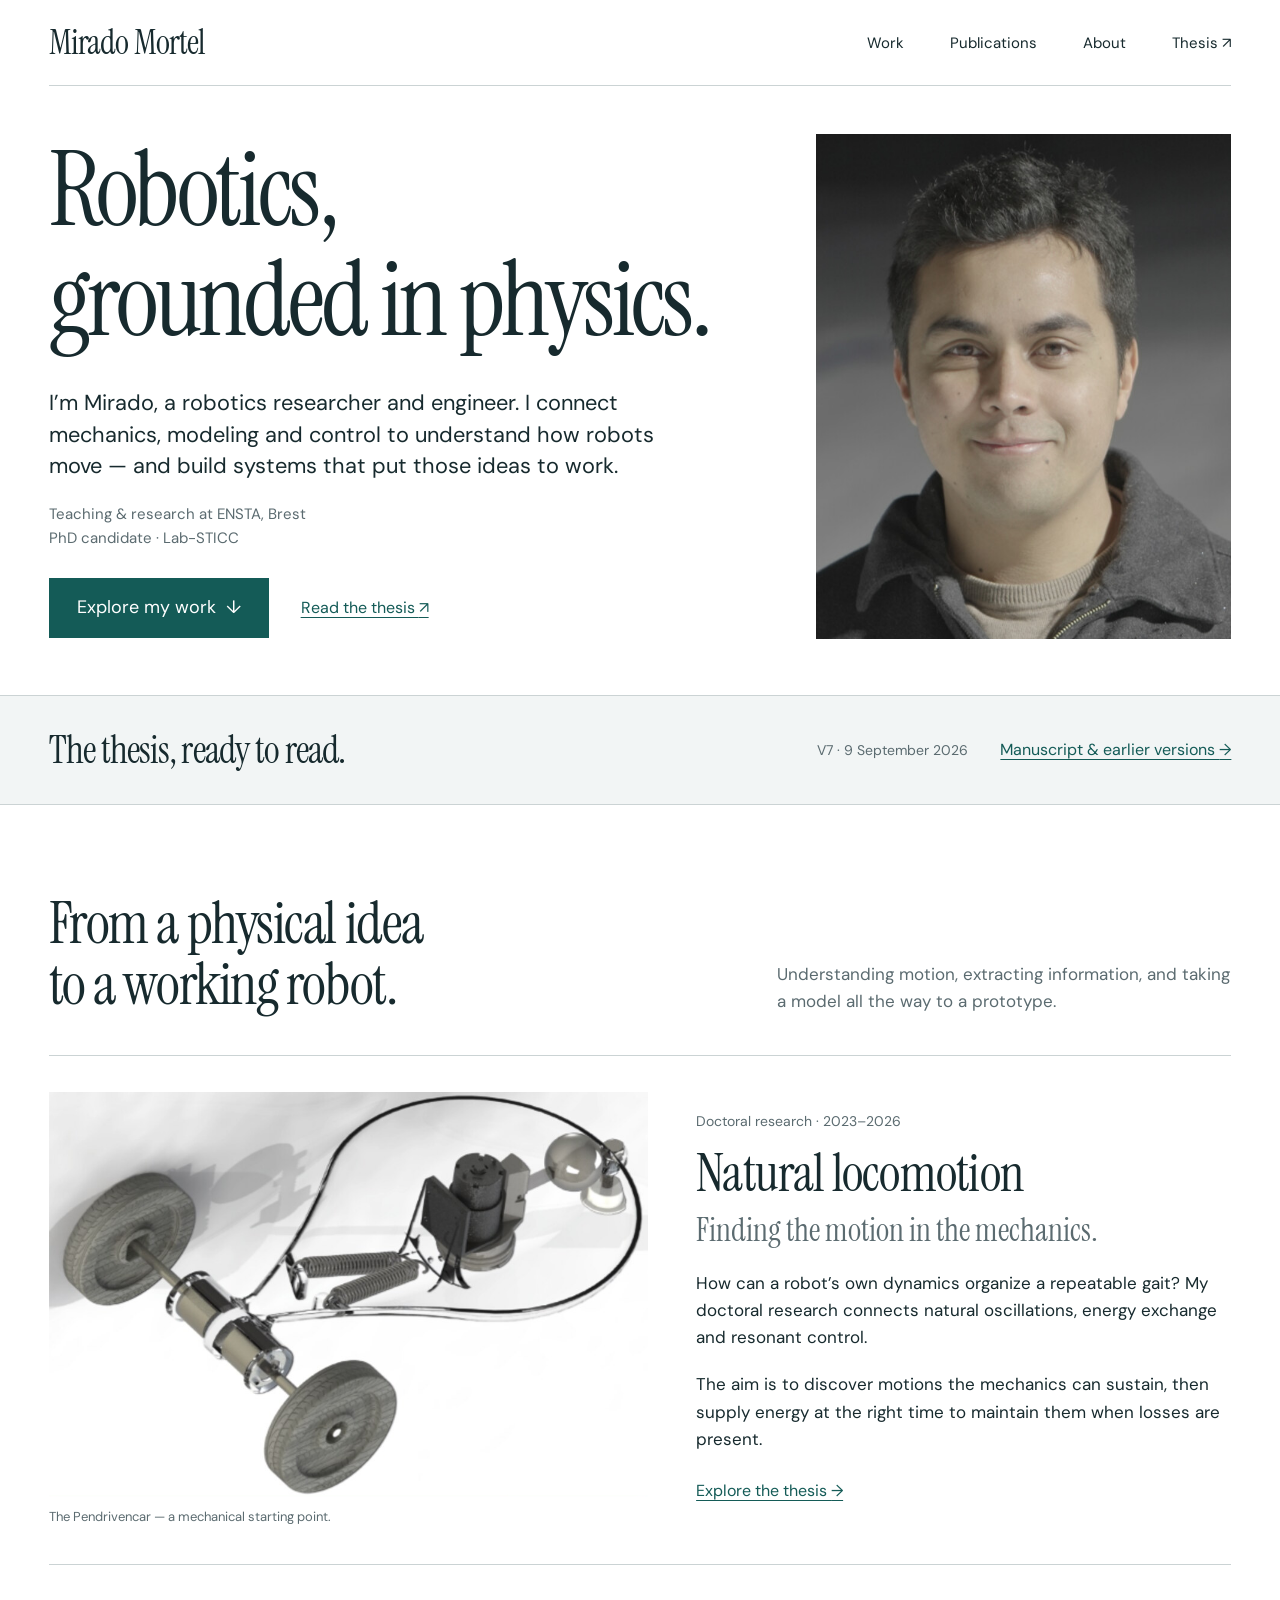
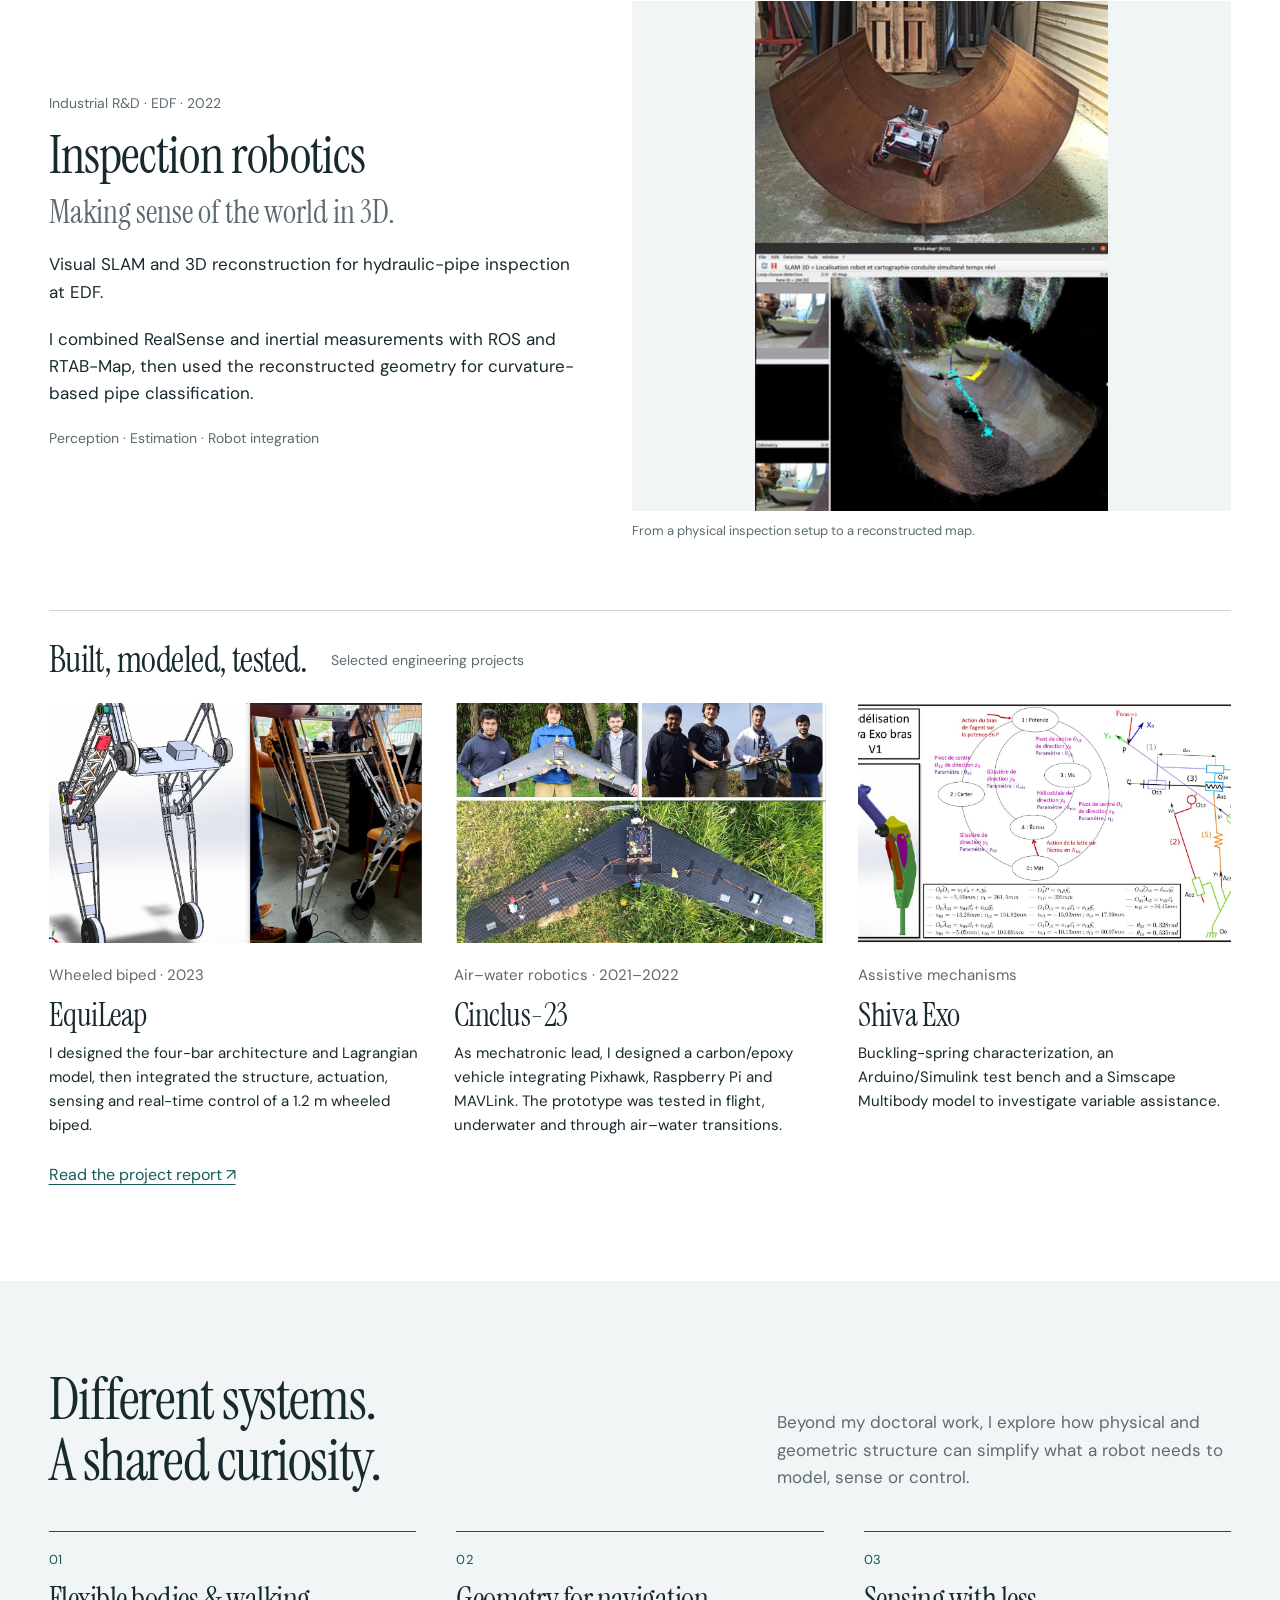
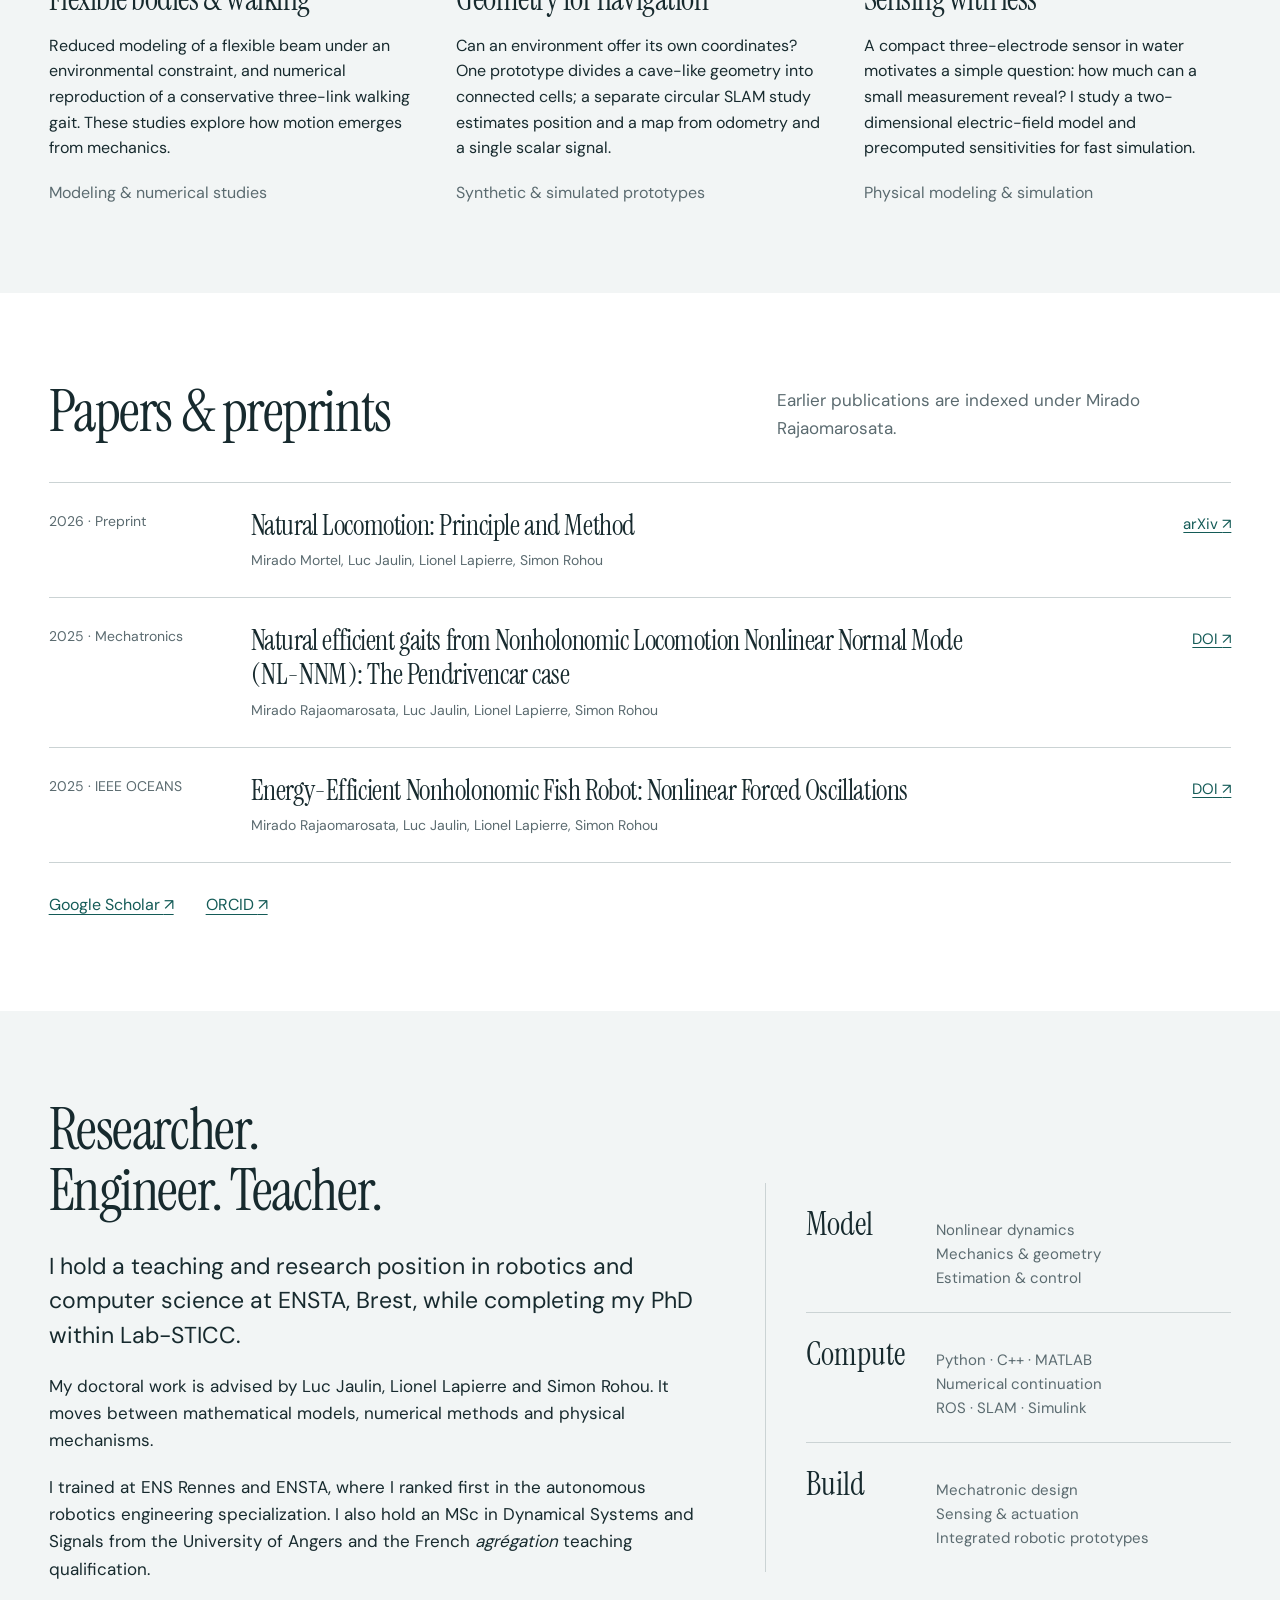
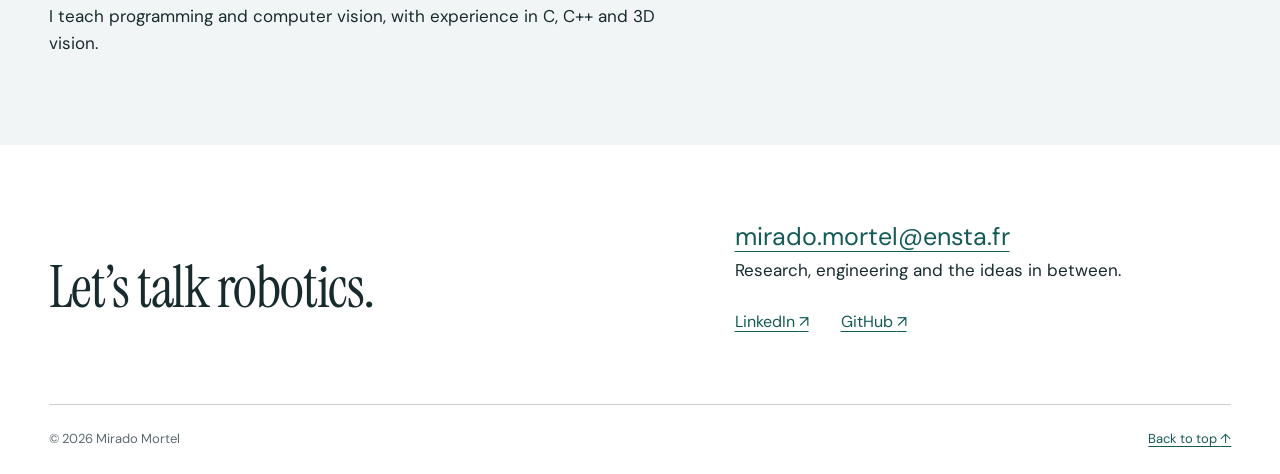
<file: index.html>
<!doctype html>
<html lang="en">
<head>
<meta charset="utf-8">
<meta name="viewport" content="width=device-width, initial-scale=1">
<meta name="theme-color" content="#ffffff">
<meta name="description" content="Mirado Mortel — robotics researcher, engineer and teacher at ENSTA, Brest. Natural locomotion, nonlinear dynamics, control, sensing and robotic prototypes.">
<meta property="og:title" content="Mirado Mortel — Robotics, grounded in physics.">
<meta property="og:description" content="Research, engineering projects and the latest doctoral manuscript on natural locomotion.">
<meta property="og:image" content="https://rajaommi.github.io/assets/profile.jpg">
<meta property="og:url" content="https://rajaommi.github.io/">
<title>Mirado Mortel — Robotics Researcher &amp; Engineer</title>
<link rel="canonical" href="https://rajaommi.github.io/">
<link rel="icon" href="assets/profile.jpg" type="image/jpeg">
<link rel="preload" href="assets/fonts/instrument-serif.ttf" as="font" type="font/ttf" crossorigin>
<link rel="stylesheet" href="styles.css?v=20260909">
<script src="site.js?v=20260909" defer></script>
</head>
<body>
<a class="skip-link" href="#main">Skip to content</a>
<header class="site-header"><div class="shell header-inner">
<a class="brand" href="index.html" aria-label="Mirado Mortel, home">Mirado Mortel</a>
<button class="nav-toggle" data-nav-toggle type="button" aria-expanded="false" aria-controls="site-nav">Menu</button>
<nav id="site-nav" class="site-nav" data-nav aria-label="Main navigation"><a href="#work">Work</a><a href="#publications">Publications</a><a href="#about">About</a><a href="thesis.html">Thesis <span aria-hidden="true">↗</span></a></nav>
</div></header>
<main id="main">
<section id="top" class="shell hero">
<div class="hero-copy">
<h1>Robotics,<br>grounded in physics.</h1>
<p class="hero-intro">I’m Mirado, a robotics researcher and engineer. I connect mechanics, modeling and control to understand how robots move — and build systems that put those ideas to work.</p>
<p class="muted hero-affiliation">Teaching &amp; research at ENSTA, Brest<br>PhD candidate · Lab-STICC</p>
<div class="actions"><a class="button" href="#work">Explore my work <span aria-hidden="true">↓</span></a><a class="text-link" href="thesis.html">Read the thesis <span aria-hidden="true">↗</span></a></div>
</div>
<figure class="portrait"><img src="assets/profile.jpg" width="540" height="657" alt="Mirado Mortel" fetchpriority="high"></figure>
</section>
<aside class="thesis-notice" aria-label="Latest doctoral manuscript"><div class="shell notice-inner"><p>The thesis, ready to read.</p><span>V7 · 9 September 2026</span><a class="text-link" href="thesis.html#manuscript">Manuscript &amp; earlier versions <span aria-hidden="true">→</span></a></div></aside>
<section id="work" class="shell section work-section">
<span id="research" class="anchor-alias"></span>
<div class="section-heading"><h2>From a physical idea<br>to a working robot.</h2><p>Understanding motion, extracting information, and taking a model all the way to a prototype.</p></div>
<article class="project-feature" id="natural-locomotion">
<figure class="project-image"><a href="thesis.html" aria-label="Explore natural locomotion research"><img class="pendrivencar-preview" src="assets/pendrivencar-overview.jpg" width="1000" height="1361" loading="lazy" alt="CAD model of the Pendrivencar: a wheeled mechanism coupled to an elastic pendulum"></a><figcaption>The Pendrivencar — a mechanical starting point.</figcaption></figure>
<div class="project-copy"><p class="meta">Doctoral research · 2023–2026</p><h3>Natural locomotion</h3><p class="project-deck">Finding the motion in the mechanics.</p><p>How can a robot’s own dynamics organize a repeatable gait? My doctoral research connects natural oscillations, energy exchange and resonant control.</p><p>The aim is to discover motions the mechanics can sustain, then supply energy at the right time to maintain them when losses are present.</p><a class="text-link" href="thesis.html">Explore the thesis <span aria-hidden="true">→</span></a></div>
</article>
<article class="project-feature reverse" id="engineering">
<figure class="project-image edf-image"><img src="assets/edf-slam.jpg" width="900" height="1299" loading="lazy" alt="Inspection robot inside a hydraulic pipe, above its RTAB-Map 3D reconstruction"><figcaption>From a physical inspection setup to a reconstructed map.</figcaption></figure>
<div class="project-copy"><p class="meta">Industrial R&amp;D · EDF · 2022</p><h3>Inspection robotics</h3><p class="project-deck">Making sense of the world in 3D.</p><p>Visual SLAM and 3D reconstruction for hydraulic-pipe inspection at EDF.</p><p>I combined RealSense and inertial measurements with ROS and RTAB-Map, then used the reconstructed geometry for curvature-based pipe classification.</p><p class="project-tools">Perception · Estimation · Robot integration</p></div>
</article>
<div class="subsection-heading"><h3>Built, modeled, tested.</h3><p>Selected engineering projects</p></div>
<div class="engineering-grid">
<article id="equileap"><figure><img src="assets/equileap.jpg" width="1200" height="871" loading="lazy" alt="EquiLeap wheeled biped: mechanical design and built prototype"></figure><p class="meta">Wheeled biped · 2023</p><h3>EquiLeap</h3><p>I designed the four-bar architecture and Lagrangian model, then integrated the structure, actuation, sensing and real-time control of a 1.2 m wheeled biped.</p><a class="text-link" href="https://webperso.ensta.fr/jaulin/rapport_pfe_mirado.pdf">Read the project report <span aria-hidden="true">↗</span></a></article>
<article id="cinclus"><figure><img src="assets/cinclus.jpg" width="1200" height="809" loading="lazy" alt="Cinclus-23 air–water vehicle and the project team"></figure><p class="meta">Air–water robotics · 2021–2022</p><h3>Cinclus-23</h3><p>As mechatronic lead, I designed a carbon/epoxy vehicle integrating Pixhawk, Raspberry Pi and MAVLink. The prototype was tested in flight, underwater and through air–water transitions.</p></article>
<article id="shiva"><figure><img src="assets/shiva-exo.jpg" width="1400" height="745" loading="lazy" alt="Shiva Exo mechanism model and spring geometry"></figure><p class="meta">Assistive mechanisms</p><h3>Shiva Exo</h3><p>Buckling-spring characterization, an Arduino/Simulink test bench and a Simscape Multibody model to investigate variable assistance.</p></article>
</div>
</section>
<section class="research-band" id="directions"><div class="shell section">
<div class="section-heading"><h2>Different systems.<br>A shared curiosity.</h2><p>Beyond my doctoral work, I explore how physical and geometric structure can simplify what a robot needs to model, sense or control.</p></div>
<div class="research-list">
<article><span class="index-number" aria-hidden="true">01</span><div><h3>Flexible bodies &amp; walking</h3><p>Reduced modeling of a flexible beam under an environmental constraint, and numerical reproduction of a conservative three-link walking gait. These studies explore how motion emerges from mechanics.</p><p class="meta">Modeling &amp; numerical studies</p></div></article>
<article><span class="index-number" aria-hidden="true">02</span><div><h3>Geometry for navigation</h3><p>Can an environment offer its own coordinates? One prototype divides a cave-like geometry into connected cells; a separate circular SLAM study estimates position and a map from odometry and a single scalar signal.</p><p class="meta">Synthetic &amp; simulated prototypes</p></div></article>
<article><span class="index-number" aria-hidden="true">03</span><div><h3>Sensing with less</h3><p>A compact three-electrode sensor in water motivates a simple question: how much can a small measurement reveal? I study a two-dimensional electric-field model and precomputed sensitivities for fast simulation.</p><p class="meta">Physical modeling &amp; simulation</p></div></article>
</div></div></section>
<section id="publications" class="shell section">
<div class="section-heading"><h2>Papers &amp; preprints</h2><p>Earlier publications are indexed under Mirado Rajaomarosata.</p></div>
<div class="publication-list">
<article><p class="meta">2026 · Preprint</p><div><h3><a href="https://arxiv.org/abs/2605.28254">Natural Locomotion: Principle and Method</a></h3><p>Mirado Mortel, Luc Jaulin, Lionel Lapierre, Simon Rohou</p></div><a class="publication-link" href="https://arxiv.org/abs/2605.28254" aria-label="Read Natural Locomotion: Principle and Method on arXiv">arXiv <span aria-hidden="true">↗</span></a></article>
<article><p class="meta">2025 · Mechatronics</p><div><h3><a href="https://doi.org/10.1016/j.mechatronics.2025.103366">Natural efficient gaits from Nonholonomic Locomotion Nonlinear Normal Mode (NL-NNM): The Pendrivencar case</a></h3><p>Mirado Rajaomarosata, Luc Jaulin, Lionel Lapierre, Simon Rohou</p></div><a class="publication-link" href="https://doi.org/10.1016/j.mechatronics.2025.103366" aria-label="Read the Pendrivencar paper in Mechatronics">DOI <span aria-hidden="true">↗</span></a></article>
<article><p class="meta">2025 · IEEE OCEANS</p><div><h3><a href="https://doi.org/10.1109/OCEANS58557.2025.11104676">Energy-Efficient Nonholonomic Fish Robot: Nonlinear Forced Oscillations</a></h3><p>Mirado Rajaomarosata, Luc Jaulin, Lionel Lapierre, Simon Rohou</p></div><a class="publication-link" href="https://doi.org/10.1109/OCEANS58557.2025.11104676" aria-label="Read the nonlinear forced oscillations paper at IEEE OCEANS">DOI <span aria-hidden="true">↗</span></a></article>
</div><div class="actions publication-actions"><a class="text-link" href="https://scholar.google.com/citations?hl=en&amp;user=OaedG6MAAAAJ">Google Scholar <span aria-hidden="true">↗</span></a><a class="text-link" href="https://orcid.org/0009-0006-8081-9228">ORCID <span aria-hidden="true">↗</span></a></div>
</section>
<section id="about" class="about-band"><span id="profile" class="anchor-alias"></span><span id="method" class="anchor-alias"></span><div class="shell section about-grid">
<div><h2>Researcher.<br>Engineer. Teacher.</h2><p class="lead">I hold a teaching and research position in robotics and computer science at ENSTA, Brest, while completing my PhD within Lab-STICC.</p><p>My doctoral work is advised by Luc Jaulin, Lionel Lapierre and Simon Rohou. It moves between mathematical models, numerical methods and physical mechanisms.</p><p>I trained at ENS Rennes and ENSTA, where I ranked first in the autonomous robotics engineering specialization. I also hold an MSc in Dynamical Systems and Signals from the University of Angers and the French <em>agrégation</em> teaching qualification.</p><p>I teach programming and computer vision, with experience in C, C++ and 3D vision.</p></div>
<dl class="skills-list"><div><dt>Model</dt><dd>Nonlinear dynamics<br>Mechanics &amp; geometry<br>Estimation &amp; control</dd></div><div><dt>Compute</dt><dd>Python · C++ · MATLAB<br>Numerical continuation<br>ROS · SLAM · Simulink</dd></div><div><dt>Build</dt><dd>Mechatronic design<br>Sensing &amp; actuation<br>Integrated robotic prototypes</dd></div></dl>
</div></section>
</main>
<footer id="contact" class="shell contact-footer">
<div class="contact-grid"><h2>Let’s talk robotics.</h2><div><a class="contact-email" href="mailto:mirado.mortel@ensta.fr">mirado.mortel@ensta.fr</a><p>Research, engineering and the ideas in between.</p><div class="actions"><a class="text-link" href="https://www.linkedin.com/in/mirado-rajaomarosata-5193a1213/">LinkedIn <span aria-hidden="true">↗</span></a><a class="text-link" href="https://github.com/rajaommi">GitHub <span aria-hidden="true">↗</span></a></div></div></div>
<div class="footer-bottom"><p>© 2026 Mirado Mortel</p><a href="#top">Back to top <span aria-hidden="true">↑</span></a></div>
</footer>
</body>
</html>
</file>
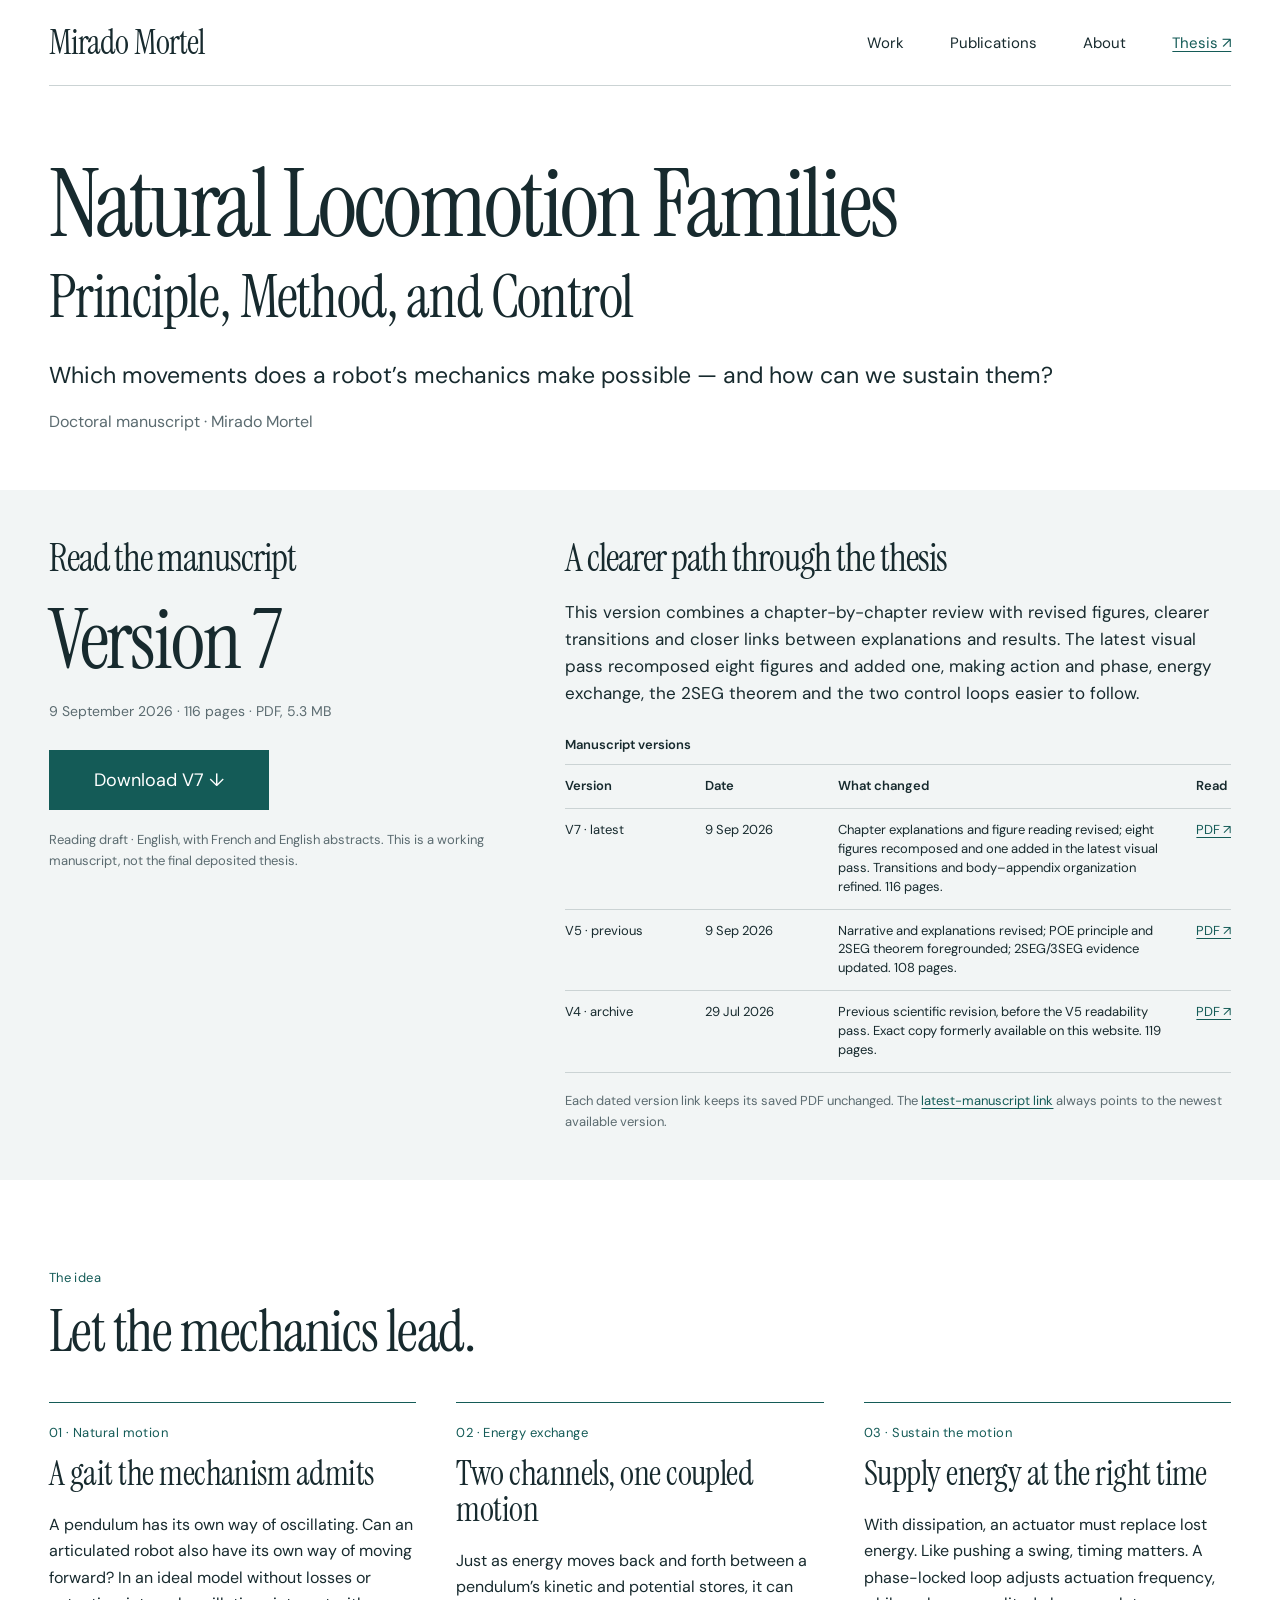
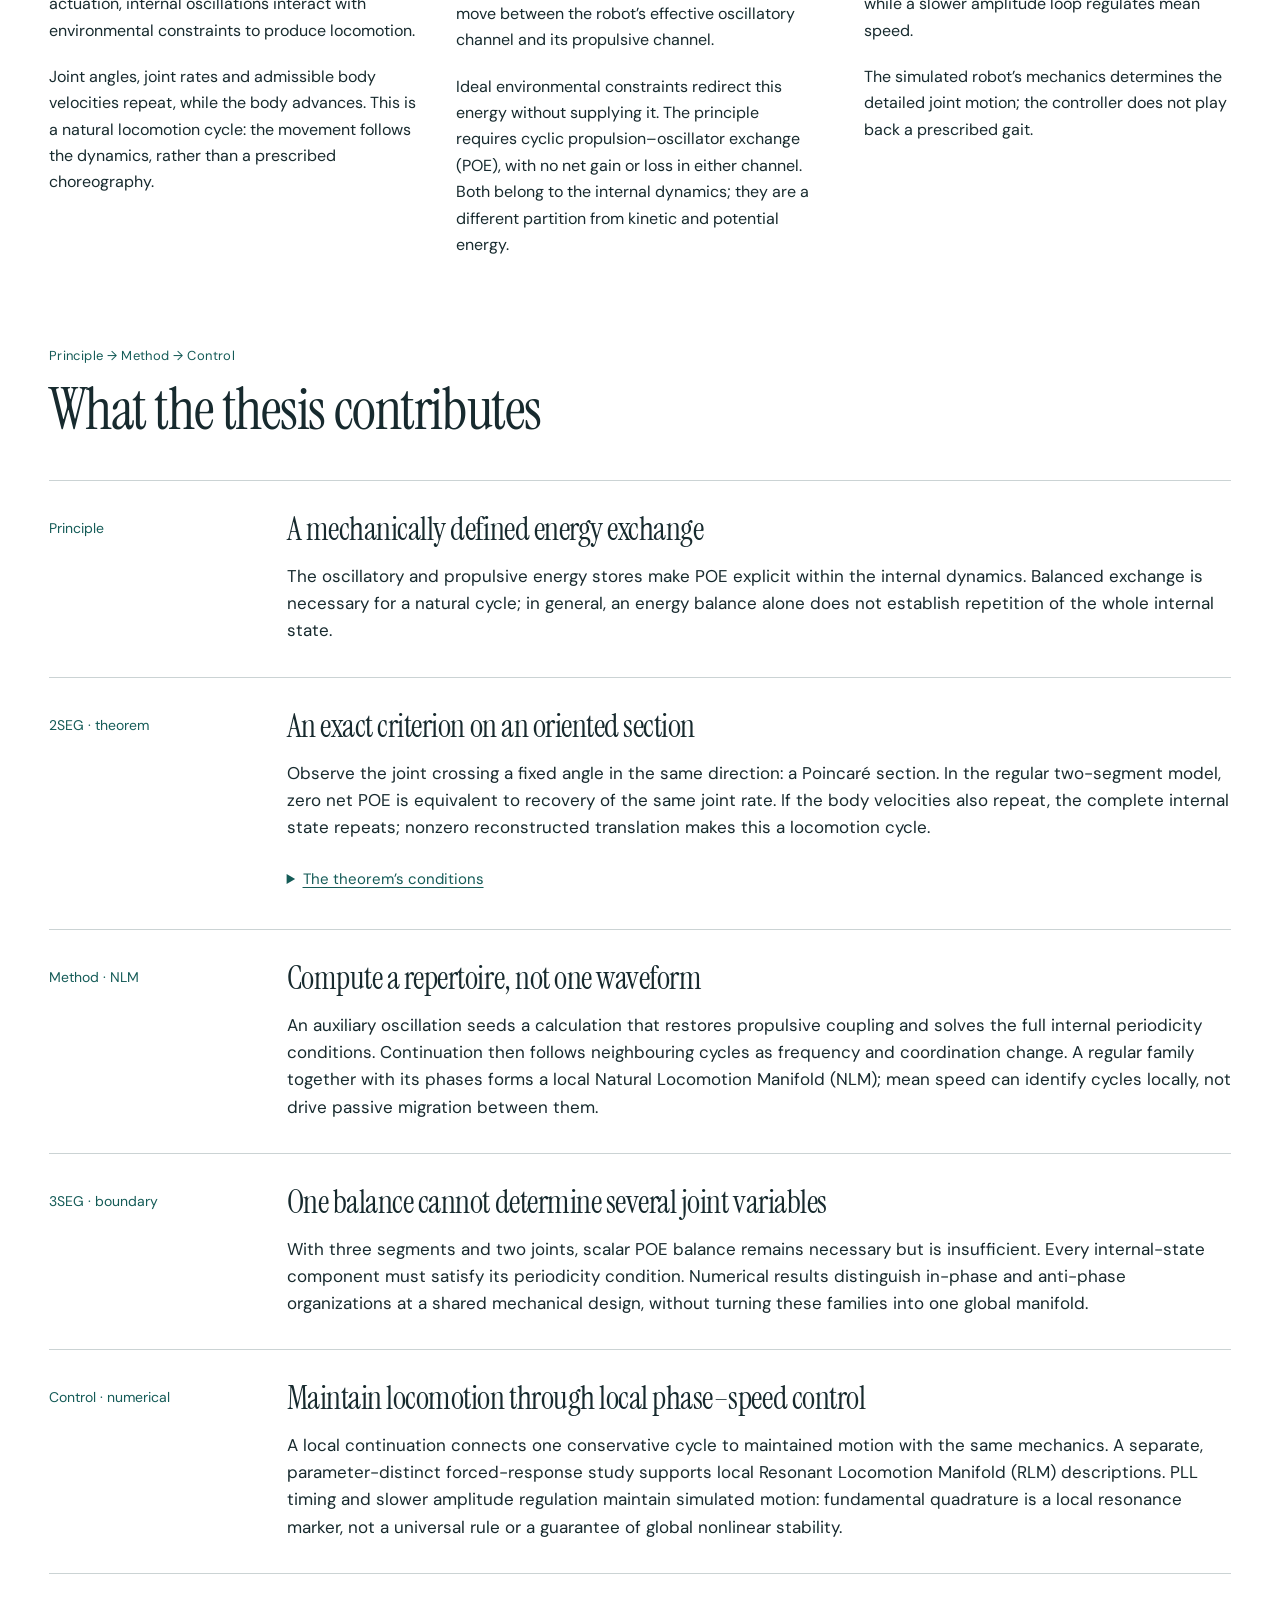
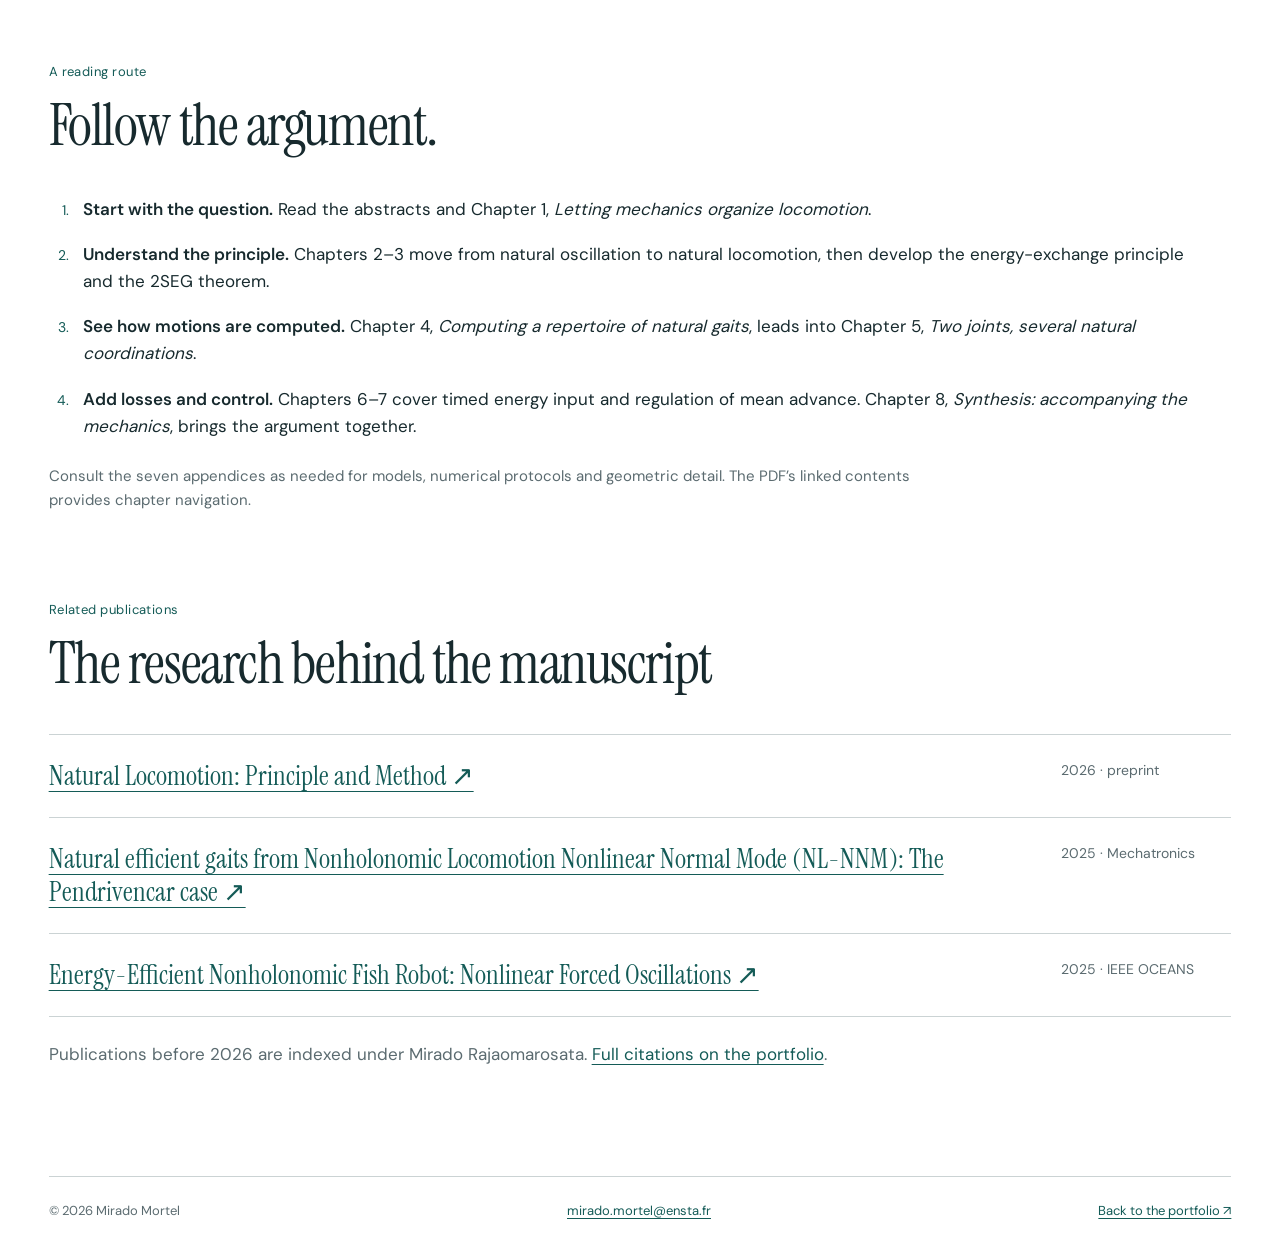
<file: thesis.html>
<!doctype html>
<html lang="en">
  <head>
    <meta charset="utf-8">
    <meta name="viewport" content="width=device-width, initial-scale=1">
    <meta name="theme-color" content="#ffffff">
    <meta name="description" content="Natural Locomotion Families: Principle, Method, and Control. Read Mirado Mortel’s doctoral manuscript on mechanics-led motion, energy exchange and local phase–speed control.">
    <title>Natural Locomotion Families — Mirado Mortel</title>
    <link rel="canonical" href="https://rajaommi.github.io/thesis.html">
    <link rel="icon" href="assets/profile.jpg" type="image/jpeg">
    <meta property="og:title" content="Natural Locomotion Families — doctoral manuscript V7">
    <meta property="og:description" content="Read the latest manuscript, find earlier versions, and explore the principle, method and control of natural locomotion.">
    <link rel="preload" href="assets/fonts/instrument-serif.ttf" as="font" type="font/ttf" crossorigin>
    <link rel="stylesheet" href="styles.css?v=20260909">
    <script src="site.js?v=20260909" defer></script>
  </head>
  <body class="thesis-page">
    <a class="skip-link" href="#main">Skip to content</a>

    <header class="site-header">
      <div class="shell header-inner">
        <a class="brand" href="index.html">Mirado Mortel</a>
        <button class="nav-toggle" type="button" data-nav-toggle aria-expanded="false" aria-controls="site-nav">Menu</button>
        <nav id="site-nav" class="site-nav" data-nav aria-label="Primary navigation">
          <a href="index.html#work">Work</a>
          <a href="index.html#publications">Publications</a>
          <a href="index.html#about">About</a>
          <a href="thesis.html" aria-current="page">Thesis ↗</a>
        </nav>
      </div>
    </header>

    <main id="main">
      <section id="top" class="shell thesis-hero" aria-labelledby="thesis-title">
        <h1 id="thesis-title">Natural Locomotion Families</h1>
        <p class="thesis-subtitle">Principle, Method, and Control</p>
        <p class="lead">Which movements does a robot’s mechanics make possible — and how can we sustain them?</p>
        <p class="muted">Doctoral manuscript · Mirado Mortel</p>
      </section>

      <section id="manuscript" class="reading-band" aria-labelledby="manuscript-title">
        <div class="shell reading-grid">
          <div>
            <h2 id="manuscript-title">Read the manuscript</h2>
            <p class="version-title">Version 7</p>
            <p class="muted"><time datetime="2026-09-09">9 September 2026</time> · 116 pages · PDF, 5.3 MB</p>
            <a class="button" href="assets/thesis/mirado-mortel-thesis-v7-2026-09-09.pdf">Download V7 ↓</a>
            <p class="version-note">Reading draft · English, with French and English abstracts. This is a working manuscript, not the final deposited thesis.</p>
          </div>
          <div>
            <h2>A clearer path through the thesis</h2>
            <p>This version combines a chapter-by-chapter review with revised figures, clearer transitions and closer links between explanations and results. The latest visual pass recomposed eight figures and added one, making action and phase, energy exchange, the 2SEG theorem and the two control loops easier to follow.</p>
            <div class="version-history">
              <table class="version-table">
                <caption>Manuscript versions</caption>
                <thead>
                  <tr><th scope="col">Version</th><th scope="col">Date</th><th scope="col">What changed</th><th scope="col">Read</th></tr>
                </thead>
                <tbody>
                  <tr>
                    <th scope="row">V7 · latest</th>
                    <td><time datetime="2026-09-09">9 Sep 2026</time></td>
                    <td>Chapter explanations and figure reading revised; eight figures recomposed and one added in the latest visual pass. Transitions and body–appendix organization refined. 116 pages.</td>
                    <td><a href="assets/thesis/mirado-mortel-thesis-v7-2026-09-09.pdf" aria-label="Read the V7 manuscript PDF">PDF ↗</a></td>
                  </tr>
                  <tr>
                    <th scope="row">V5 · previous</th>
                    <td><time datetime="2026-09-09">9 Sep 2026</time></td>
                    <td>Narrative and explanations revised; POE principle and 2SEG theorem foregrounded; 2SEG/3SEG evidence updated. 108 pages.</td>
                    <td><a href="assets/thesis/mirado-mortel-thesis-v5-2026-09-09.pdf" aria-label="Read the V5 manuscript PDF">PDF ↗</a></td>
                  </tr>
                  <tr>
                    <th scope="row">V4 · archive</th>
                    <td><time datetime="2026-07-29">29 Jul 2026</time></td>
                    <td>Previous scientific revision, before the V5 readability pass. Exact copy formerly available on this website. 119 pages.</td>
                    <td><a href="assets/thesis/mirado-mortel-thesis-v4-2026-07-29.pdf" aria-label="Read the archived V4 manuscript PDF">PDF ↗</a></td>
                  </tr>
                </tbody>
              </table>
            </div>
            <p class="version-note">Each dated version link keeps its saved PDF unchanged. The <a href="assets/mirado-mortel-thesis-latest.pdf">latest-manuscript link</a> always points to the newest available version.</p>
          </div>
        </div>
      </section>

      <section id="question" class="shell section" aria-labelledby="question-title">
        <div class="section-heading">
          <p class="eyebrow">The idea</p>
          <h2 id="question-title">Let the mechanics lead.</h2>
        </div>
        <div class="principle-grid">
          <article>
            <p class="eyebrow">01 · Natural motion</p>
            <h3>A gait the mechanism admits</h3>
            <p>A pendulum has its own way of oscillating. Can an articulated robot also have its own way of moving forward? In an ideal model without losses or actuation, internal oscillations interact with environmental constraints to produce locomotion.</p>
            <p>Joint angles, joint rates and admissible body velocities repeat, while the body advances. This is a natural locomotion cycle: the movement follows the dynamics, rather than a prescribed choreography.</p>
          </article>
          <article>
            <p class="eyebrow">02 · Energy exchange</p>
            <h3>Two channels, one coupled motion</h3>
            <p>Just as energy moves back and forth between a pendulum’s kinetic and potential stores, it can move between the robot’s effective oscillatory channel and its propulsive channel.</p>
            <p>Ideal environmental constraints redirect this energy without supplying it. The principle requires cyclic propulsion–oscillator exchange (POE), with no net gain or loss in either channel. Both belong to the internal dynamics; they are a different partition from kinetic and potential energy.</p>
          </article>
          <article>
            <p class="eyebrow">03 · Sustain the motion</p>
            <h3>Supply energy at the right time</h3>
            <p>With dissipation, an actuator must replace lost energy. Like pushing a swing, timing matters. A phase-locked loop adjusts actuation frequency, while a slower amplitude loop regulates mean speed.</p>
            <p>The simulated robot’s mechanics determines the detailed joint motion; the controller does not play back a prescribed gait.</p>
          </article>
        </div>
      </section>

      <section id="contributions" class="shell section" aria-labelledby="contributions-title">
        <div class="section-heading">
          <p class="eyebrow">Principle → Method → Control</p>
          <h2 id="contributions-title">What the thesis contributes</h2>
        </div>
        <div class="result-list">
          <article class="result-row">
            <p class="result-label">Principle</p>
            <div>
              <h3>A mechanically defined energy exchange</h3>
              <p>The oscillatory and propulsive energy stores make POE explicit within the internal dynamics. Balanced exchange is necessary for a natural cycle; in general, an energy balance alone does not establish repetition of the whole internal state.</p>
            </div>
          </article>
          <span id="qualification" aria-hidden="true"></span>
          <span id="exchange" aria-hidden="true"></span>
          <article class="result-row">
            <p class="result-label">2SEG · theorem</p>
            <div>
              <h3>An exact criterion on an oriented section</h3>
              <p>Observe the joint crossing a fixed angle in the same direction: a Poincaré section. In the regular two-segment model, zero net POE is equivalent to recovery of the same joint rate. If the body velocities also repeat, the complete internal state repeats; nonzero reconstructed translation makes this a locomotion cycle.</p>
              <details class="scope-details">
                <summary>The theorem’s conditions</summary>
                <p>The trajectory follows the original unforced conservative 2SEG equations in nonsingular admissible coordinates, with positive effective inertia and a finite next transverse crossing of the same oriented section. The energy–exchange identity holds along the trajectory. Comparing both body velocities is a separate requirement; energy balance does not supply it. A local NLM interpretation additionally requires a regular family and an embedded phase sweep.</p>
              </details>
            </div>
          </article>
          <span id="family" aria-hidden="true"></span>
          <article class="result-row">
            <p class="result-label">Method · NLM</p>
            <div>
              <h3>Compute a repertoire, not one waveform</h3>
              <p>An auxiliary oscillation seeds a calculation that restores propulsive coupling and solves the full internal periodicity conditions. Continuation then follows neighbouring cycles as frequency and coordination change. A regular family together with its phases forms a local Natural Locomotion Manifold (NLM); mean speed can identify cycles locally, not drive passive migration between them.</p>
            </div>
          </article>
          <article class="result-row">
            <p class="result-label">3SEG · boundary</p>
            <div>
              <h3>One balance cannot determine several joint variables</h3>
              <p>With three segments and two joints, scalar POE balance remains necessary but is insufficient. Every internal-state component must satisfy its periodicity condition. Numerical results distinguish in-phase and anti-phase organizations at a shared mechanical design, without turning these families into one global manifold.</p>
            </div>
          </article>
          <article class="result-row">
            <p class="result-label">Control · numerical</p>
            <div>
              <h3>Maintain locomotion through local phase–speed control</h3>
              <p>A local continuation connects one conservative cycle to maintained motion with the same mechanics. A separate, parameter-distinct forced-response study supports local Resonant Locomotion Manifold (RLM) descriptions. PLL timing and slower amplitude regulation maintain simulated motion: fundamental quadrature is a local resonance marker, not a universal rule or a guarantee of global nonlinear stability.</p>
            </div>
          </article>
        </div>
      </section>

      <section class="shell section reading-guide" aria-labelledby="reading-guide-title">
        <div class="section-heading">
          <p class="eyebrow">A reading route</p>
          <h2 id="reading-guide-title">Follow the argument.</h2>
        </div>
        <ol class="reading-path">
          <li><strong>Start with the question.</strong> Read the abstracts and Chapter 1, <em>Letting mechanics organize locomotion</em>.</li>
          <li><strong>Understand the principle.</strong> Chapters 2–3 move from natural oscillation to natural locomotion, then develop the energy-exchange principle and the 2SEG theorem.</li>
          <li><strong>See how motions are computed.</strong> Chapter 4, <em>Computing a repertoire of natural gaits</em>, leads into Chapter 5, <em>Two joints, several natural coordinations</em>.</li>
          <li><strong>Add losses and control.</strong> Chapters 6–7 cover timed energy input and regulation of mean advance. Chapter 8, <em>Synthesis: accompanying the mechanics</em>, brings the argument together.</li>
        </ol>
        <p class="muted">Consult the seven appendices as needed for models, numerical protocols and geometric detail. The PDF’s linked contents provides chapter navigation.</p>
      </section>

      <section class="shell section" aria-labelledby="related-publications-title">
        <div class="section-heading">
          <p class="eyebrow">Related publications</p>
          <h2 id="related-publications-title">The research behind the manuscript</h2>
        </div>
        <ul class="publication-list">
          <li><a href="https://arxiv.org/abs/2605.28254">Natural Locomotion: Principle and Method ↗</a><span class="muted">2026 · preprint</span></li>
          <li><a href="https://doi.org/10.1016/j.mechatronics.2025.103366">Natural efficient gaits from Nonholonomic Locomotion Nonlinear Normal Mode (NL-NNM): The Pendrivencar case ↗</a><span class="muted">2025 · Mechatronics</span></li>
          <li><a href="https://doi.org/10.1109/OCEANS58557.2025.11104676">Energy-Efficient Nonholonomic Fish Robot: Nonlinear Forced Oscillations ↗</a><span class="muted">2025 · IEEE OCEANS</span></li>
        </ul>
        <p class="muted">Publications before 2026 are indexed under Mirado Rajaomarosata. <a href="index.html#publications">Full citations on the portfolio</a>.</p>
      </section>
    </main>

    <footer id="contact" class="site-footer">
      <div class="shell footer-inner">
        <p>© 2026 Mirado Mortel</p>
        <a href="mailto:mirado.mortel@ensta.fr">mirado.mortel@ensta.fr</a>
        <a href="index.html">Back to the portfolio ↗</a>
      </div>
    </footer>
  </body>
</html>
</file>
<file: styles.css>
@font-face {
  font-family: "Instrument Serif";
  src: url("assets/fonts/instrument-serif.ttf") format("truetype");
  font-style: normal;
  font-weight: 400;
  font-display: swap;
}
@font-face {
  font-family: "DM Sans";
  src: url("assets/fonts/dm-sans.ttf") format("truetype");
  font-style: normal;
  font-weight: 400;
  font-display: swap;
}
@font-face {
  font-family: "DM Sans";
  src: url("assets/fonts/dm-sans-semibold.ttf") format("truetype");
  font-style: normal;
  font-weight: 600 700;
  font-display: swap;
}

:root {
  color-scheme: light;
  --paper: #fff;
  --band: #f2f5f5;
  --ink: #172a2e;
  --muted: #5b6b70;
  --teal: #145b57;
  --teal-dark: #0b4542;
  --line: #cbd3d4;
  --gutter: clamp(24px, 3.8vw, 60px);
  --serif: "Instrument Serif", Georgia, "Times New Roman", serif;
  --sans: "DM Sans", Arial, sans-serif;
}
* { box-sizing: border-box; }
html { scroll-behavior: smooth; scroll-padding-top: 24px; }
body { margin: 0; background: var(--paper); color: var(--ink); font: 400 17px/1.6 var(--sans); -webkit-font-smoothing: antialiased; }
img { display: block; max-width: 100%; height: auto; }
figure, dl { margin: 0; }
p { margin: 0 0 20px; }
p:last-child { margin-bottom: 0; }
h1, h2, h3, h4 { margin: 0; font-family: var(--serif); font-weight: 400; line-height: 1.06; }
h1 { font-size: clamp(58px, 7.1vw, 108px); letter-spacing: -.035em; }
h2 { font-size: clamp(42px, 4.5vw, 64px); letter-spacing: -.025em; }
h3 { font-size: 36px; letter-spacing: -.015em; }
a { color: var(--teal); text-underline-offset: .22em; text-decoration-thickness: 1px; }
a:hover { color: var(--teal-dark); text-decoration-thickness: 2px; }
a, button, summary { -webkit-tap-highlight-color: transparent; }
button { font: inherit; }
a:focus-visible, button:focus-visible, summary:focus-visible, [tabindex]:focus-visible {
  outline: 3px solid var(--teal); outline-offset: 5px;
}
::selection { background: #d2e8e5; color: var(--ink); }
.shell { width: min(1320px, calc(100% - var(--gutter) * 2)); margin-inline: auto; }
.section { padding-block: 88px; }
.muted, .meta, .project-tools { color: var(--muted); }
.meta { font-size: 14px; line-height: 1.5; }
.eyebrow, .index-number { color: var(--teal); font-size: 13px; letter-spacing: .035em; }
.lead { font-size: clamp(20px, 1.8vw, 25px); line-height: 1.5; }
.skip-link { position: absolute; z-index: 10; left: var(--gutter); top: 8px; padding: 12px 20px; background: var(--teal); color: white; transform: translateY(-160%); }
.skip-link:focus { transform: none; color: white; }
.site-header { background: var(--paper); }
.header-inner { min-height: 86px; display: flex; align-items: center; justify-content: space-between; gap: 32px; border-bottom: 1px solid var(--line); }
.brand { font: 400 34px/1.15 var(--serif); letter-spacing: -.025em; color: var(--ink); text-decoration: none; white-space: nowrap; }
.site-nav { display: flex; align-items: center; gap: clamp(24px, 3.6vw, 52px); }
.site-nav a { display: inline-block; padding-block: 12px; color: var(--ink); font-size: 15px; text-decoration: none; }
.site-nav a:hover, .site-nav a[aria-current="page"] { color: var(--teal); text-decoration: underline; }
.nav-toggle { display: none; border: 1px solid var(--line); background: white; color: var(--ink); padding: 9px 14px; min-height: 44px; cursor: pointer; }
.actions { display: flex; flex-wrap: wrap; align-items: center; gap: 24px 32px; }
.button { display: inline-flex; justify-content: center; align-items: center; gap: 10px; min-height: 52px; padding: 14px 27px; border: 1px solid var(--teal); background: var(--teal); color: white; font-size: 16px; line-height: 1.4; text-align: center; text-decoration: none; }
.button:hover { color: white; background: var(--teal-dark); border-color: var(--teal-dark); text-decoration: none; }
.button:focus-visible { outline-offset: 4px; }
.text-link { display: inline-block; padding-block: 5px; font-size: 16px; }
.hero { display: grid; grid-template-columns: minmax(0, 1.72fr) minmax(0, 1fr); gap: clamp(36px, 4.2vw, 64px); align-items: center; padding-block: 48px 56px; }
.hero-copy { min-width: 0; }
.hero h1 { margin-bottom: 32px; font-size: clamp(58px, 8.1vw, 118px); }
.hero-intro { max-width: 43ch; font-size: clamp(20px, 1.7vw, 25px); line-height: 1.45; margin-bottom: 20px; }
.hero-affiliation { max-width: 55ch; color: var(--muted); font-size: 15px; line-height: 1.6; margin-bottom: 28px; }
.portrait { width: 100%; }
.portrait img { width: 100%; aspect-ratio: 540 / 657; object-fit: cover; }
.portrait figcaption { margin-top: 10px; font-size: 13px; color: var(--muted); }
.thesis-notice { background: var(--band); border-block: 1px solid var(--line); }
.notice-inner { min-height: 108px; display: flex; justify-content: space-between; align-items: center; gap: 20px 32px; padding-block: 24px; }
.notice-inner > p { margin: 0; font: 400 clamp(30px, 3vw, 42px)/1.1 var(--serif); letter-spacing: -.02em; }
.notice-inner > span { color: var(--muted); font-size: 14px; }
.notice-inner > span { margin-left: auto; }
.notice-inner .text-link { margin-left: 0; }
.section-heading { display: grid; grid-template-columns: minmax(0, 1.5fr) minmax(0, 1fr); gap: 48px; align-items: end; margin-bottom: 40px; }
.section-heading > h2 { max-width: 18ch; }
.section-heading > p:not(.eyebrow) { color: var(--muted); max-width: 43ch; margin: 0; }
.project-feature { display: grid; grid-template-columns: minmax(0, 1.12fr) minmax(0, 1fr); gap: 48px; align-items: center; padding-block: 36px; border-top: 1px solid var(--line); }
.project-feature.reverse { grid-template-columns: minmax(0, 1fr) minmax(0, 1.12fr); }
.project-feature.reverse .project-image { grid-column: 2; grid-row: 1; }
.project-feature.reverse .project-copy { grid-column: 1; grid-row: 1; }
.project-image { min-width: 0; background: var(--band); }
.project-image > a { display: block; }
.project-image img { width: 100%; }
.project-image figcaption { padding: 10px 0 0; background: white; color: var(--muted); font-size: 13px; }
.pendrivencar-preview { aspect-ratio: 1.48; overflow: hidden; object-fit: cover; object-position: center top; }
.pendrivencar-preview img { width: 100%; height: 100%; object-fit: cover; object-position: center top; }
.edf-image img, img.edf-image { max-height: 510px; width: 100%; object-fit: contain; }
.project-copy .meta { margin-bottom: 14px; }
.project-copy h3 { font-size: clamp(40px, 4.1vw, 58px); margin-bottom: 10px; }
.project-deck { font-family: var(--serif); font-size: clamp(26px, 2.5vw, 36px); line-height: 1.18; color: var(--muted); }
.project-copy > p:not(.meta):not(.project-deck):not(.project-tools) { max-width: 46ch; }
.project-tools { font-size: 14px; margin-block: 20px; }
.subsection-heading { display: flex; align-items: center; gap: 24px; margin: 32px 0 24px; padding-top: 30px; border-top: 1px solid var(--line); }
.subsection-heading h2, .subsection-heading h3 { font-size: 36px; }
.subsection-heading p { margin: 0; font-size: 14px; color: var(--muted); }
.engineering-grid { display: grid; grid-template-columns: repeat(3, minmax(0, 1fr)); gap: 32px; }
.engineering-grid article { min-width: 0; }
.engineering-grid figure { margin-bottom: 20px; }
.engineering-grid img { width: 100%; aspect-ratio: 1.55; object-fit: cover; object-position: center; }
.engineering-grid h3 { margin-bottom: 8px; font-size: 32px; }
.engineering-grid .meta { margin-bottom: 12px; }
.engineering-grid p { font-size: 15px; line-height: 1.6; }
.engineering-grid .project-tools { font-size: 13px; }
.research-band, .about-band { background: var(--band); }
.research-list { display: grid; grid-template-columns: repeat(3, minmax(0, 1fr)); gap: 40px; }
.research-list article { border-top: 1px solid var(--teal); padding-top: 18px; }
.research-list .index-number { display: block; margin-bottom: 12px; }
.research-list h3 { font-size: 32px; margin-bottom: 16px; }
.research-list p:not(.index-number) { font-size: 16px; }
.publication-list { list-style: none; margin: 0 0 24px; padding: 0; border-top: 1px solid var(--line); }
.publication-list > article { display: grid; grid-template-columns: 170px minmax(0, 1fr) auto; gap: 32px; align-items: start; padding: 26px 0; border-bottom: 1px solid var(--line); }
.publication-list > article .meta { margin: 2px 0 0; }
.publication-list h3 { font-size: 28px; line-height: 1.2; margin-bottom: 8px; max-width: 58ch; }
.publication-list h3 a { color: var(--ink); text-decoration: none; }
.publication-list h3 a:hover { color: var(--teal); text-decoration: underline; }
.publication-list article p:not(.meta) { color: var(--muted); font-size: 14px; line-height: 1.5; }
.publication-link { font-size: 15px; white-space: nowrap; padding-block: 3px; }
.publication-list > li { display: grid; grid-template-columns: minmax(0, 1fr) 170px; gap: 32px; padding-block: 24px; border-bottom: 1px solid var(--line); }
.publication-list > li > a { font-family: var(--serif); font-size: 27px; line-height: 1.25; }
.publication-list > li .muted { font-size: 14px; }
.about-grid { display: grid; grid-template-columns: minmax(0, 1.4fr) minmax(0, 1fr); gap: 64px; }
.about-grid h2 { margin-bottom: 28px; }
.about-grid p { max-width: 55ch; }
.skills-list { border-left: 1px solid var(--line); padding-left: 40px; align-self: center; }
.skills-list > div { display: grid; grid-template-columns: 110px minmax(0, 1fr); gap: 20px; align-items: baseline; padding-block: 22px; border-bottom: 1px solid var(--line); }
.skills-list > div:last-child { border-bottom: 0; }
.skills-list dt { font: 400 32px/1.2 var(--serif); }
.skills-list dd { margin: 0; color: var(--muted); font-size: 15px; }
.contact-footer { padding-top: 72px; }
.contact-grid { display: grid; grid-template-columns: minmax(0, 1.3fr) minmax(0, 1fr); gap: 40px; align-items: end; padding-bottom: 64px; }
.contact-grid h2 { margin-bottom: 22px; }
.contact-email { font-size: clamp(18px, 2vw, 25px); overflow-wrap: anywhere; }
.contact-grid .actions { justify-content: flex-start; }
.footer-bottom, .footer-inner { display: flex; flex-wrap: wrap; justify-content: space-between; align-items: center; gap: 16px 32px; padding-block: 24px; border-top: 1px solid var(--line); font-size: 13px; color: var(--muted); }
.footer-bottom p, .footer-inner p { margin: 0; }
.site-footer { margin-top: 20px; }
.footer-inner a { overflow-wrap: anywhere; }

/* The manuscript stays typographic: no decorative science imagery. */
.thesis-hero { padding-block: 68px 56px; }
.thesis-hero .eyebrow { margin-bottom: 18px; }
.thesis-hero h1 { font-size: clamp(58px, 7.4vw, 110px); letter-spacing: -.03em; }
.thesis-subtitle { font: 400 clamp(36px, 4.6vw, 66px)/1.08 var(--serif); letter-spacing: -.02em; margin: 12px 0 28px; }
.thesis-hero .lead { max-width: 90ch; margin-bottom: 16px; }
.thesis-hero .muted { font-size: 16px; }
.reading-band { background: var(--band); padding-block: 48px; }
.reading-grid { display: grid; grid-template-columns: minmax(0, .82fr) minmax(0, 1.25fr); gap: 80px; }
.reading-grid > div { min-width: 0; }
.reading-grid h2 { font-size: clamp(30px, 3vw, 42px); margin-bottom: 20px; }
.version-title { font: 400 clamp(64px, 6.5vw, 92px)/1 var(--serif); letter-spacing: -.025em; margin: 0 0 18px; }
.reading-grid > div:first-child > .muted { font-size: 14px; margin-bottom: 28px; }
.reading-grid .button { margin-bottom: 20px; }
.hero .button, .reading-grid .button { min-height: 60px; min-width: 220px; font-size: 18px; }
.version-note { color: var(--muted); font-size: 13px; line-height: 1.6; max-width: 78ch; }
.version-history { margin-block: 28px 18px; overflow-x: auto; }
.version-table { width: 100%; border-collapse: collapse; font-size: 13px; line-height: 1.45; text-align: left; }
.version-table caption { text-align: left; font-weight: 600; margin-bottom: 10px; color: var(--ink); }
.version-table th, .version-table td { border-bottom: 1px solid var(--line); padding: 12px 14px 12px 0; vertical-align: top; }
.version-table thead th { border-top: 1px solid var(--line); font-weight: 600; }
.version-table tbody th { width: 21%; font-weight: 400; }
.version-table td:nth-child(2) { width: 20%; }
.version-table th:last-child, .version-table td:last-child { padding-right: 0; }
.version-table td:last-child { white-space: nowrap; }
.thesis-page .section-heading { display: block; }
.thesis-page .section-heading h2 { max-width: none; }
.thesis-page .section-heading .eyebrow { margin-bottom: 12px; }
.principle-grid { display: grid; grid-template-columns: repeat(3, minmax(0, 1fr)); gap: 40px; }
.principle-grid article { border-top: 1px solid var(--teal); padding-top: 20px; }
.principle-grid .eyebrow { margin-bottom: 12px; }
.principle-grid h3 { font-size: 34px; margin-bottom: 20px; }
.principle-grid p:not(.eyebrow) { font-size: 16px; line-height: 1.65; }
.thesis-page .section + .section { padding-top: 0; }
.result-list { border-top: 1px solid var(--line); }
.result-row { display: grid; grid-template-columns: 190px minmax(0, 1fr); gap: 48px; padding-block: 32px; border-bottom: 1px solid var(--line); }
.result-label { font-size: 14px; color: var(--teal); margin-top: 4px; }
.result-row h3 { font-size: 32px; margin-bottom: 16px; }
.result-row p { max-width: 84ch; }
.scope-details { margin-top: 18px; font-size: 15px; color: var(--muted); }
.scope-details summary { width: fit-content; color: var(--teal); cursor: pointer; text-decoration: underline; text-underline-offset: .2em; padding-block: 6px; }
.scope-details[open] summary { margin-bottom: 10px; }
.reading-path { padding-left: 24px; max-width: 95ch; margin: 0 0 24px; }
.reading-path li { padding-left: 10px; margin-bottom: 18px; }
.reading-path li::marker { color: var(--teal); font-size: 14px; }
.reading-guide > .muted { max-width: 90ch; font-size: 15px; }

@media (max-width: 1100px) {
  .hero { gap: 32px; }
  .hero h1 { font-size: clamp(64px, 7.05vw, 82px); }
  .hero-intro { font-size: 20px; }
  .hero .actions { gap: 16px 24px; }
  .notice-inner { flex-wrap: wrap; }
  .notice-inner > p { flex-basis: 100%; }
  .notice-inner .text-link { margin-left: 0; }
  .section-heading, .project-feature, .project-feature.reverse { gap: 32px; }
  .reading-grid { gap: 40px; }
  .about-grid { gap: 40px; }
  .skills-list { padding-left: 28px; }
  .skills-list > div { grid-template-columns: 90px minmax(0, 1fr); gap: 12px; }
}
@media (max-width: 800px) {
  :root { --gutter: 24px; }
  .section { padding-block: 64px; }
  .header-inner { min-height: 78px; flex-wrap: wrap; gap: 12px 20px; padding-block: 16px; }
  .brand { font-size: 30px; }
  .site-nav { flex-basis: 100%; gap: 12px 28px; flex-wrap: wrap; }
  .site-nav a { padding-block: 10px; }
  .js .nav-toggle { display: inline-flex; align-items: center; }
  .js .site-nav { display: none; border-top: 1px solid var(--line); padding-top: 10px; }
  .js .site-nav.is-open { display: flex; }
  .hero { grid-template-columns: minmax(0, 1fr); gap: 36px; padding-block: 42px 48px; }
  .hero h1 { font-size: clamp(56px, 10vw, 80px); margin-bottom: 26px; }
  .hero-intro { max-width: 47ch; }
  .hero-affiliation { margin-bottom: 24px; }
  .portrait { width: min(100%, 420px); justify-self: start; }
  .portrait img { aspect-ratio: 1.1; object-position: center 32%; }
  .notice-inner { min-height: auto; padding-block: 26px; gap: 14px 24px; }
  .notice-inner > p { font-size: 34px; }
  .notice-inner > span { margin-left: 0; }
  .section-heading { display: block; margin-bottom: 30px; }
  .section-heading > h2 { max-width: 18ch; margin-bottom: 22px; }
  .section-heading > p:not(.eyebrow) { max-width: 55ch; }
  .project-feature, .project-feature.reverse { grid-template-columns: minmax(0, 1fr); gap: 28px; padding-block: 28px 36px; }
  .project-feature.reverse .project-image, .project-feature.reverse .project-copy { grid-column: auto; grid-row: auto; }
  .project-feature .project-copy { order: 1; }
  .project-feature .project-image { order: 0; }
  .project-copy h3 { font-size: 46px; }
  .project-copy > p:not(.meta):not(.project-deck):not(.project-tools) { max-width: 58ch; }
  .edf-image img, img.edf-image { max-height: 460px; }
  .engineering-grid { grid-template-columns: minmax(0, 1fr); gap: 40px; }
  .engineering-grid article { display: grid; grid-template-columns: minmax(0, 1fr) minmax(0, 1fr); gap: 0 28px; }
  .engineering-grid figure { grid-row: 1 / span 7; margin-bottom: 0; }
  .engineering-grid article > :not(figure) { grid-column: 2; }
  .engineering-grid img { aspect-ratio: 1.15; }
  .research-list, .principle-grid { grid-template-columns: minmax(0, 1fr); gap: 30px; }
  .research-list article, .principle-grid article { max-width: 65ch; }
  .publication-list > article { grid-template-columns: minmax(0, 1fr) auto; gap: 12px 20px; }
  .publication-list > article .meta { grid-column: 1 / -1; }
  .publication-list > article > div { grid-column: 1; }
  .publication-list h3 { font-size: 27px; }
  .publication-list > li { grid-template-columns: minmax(0, 1fr); gap: 12px; }
  .about-grid, .contact-grid, .reading-grid { grid-template-columns: minmax(0, 1fr); gap: 36px; }
  .skills-list { border-left: 0; border-top: 1px solid var(--line); padding-left: 0; }
  .skills-list > div { grid-template-columns: 100px minmax(0, 1fr); gap: 24px; }
  .contact-footer { padding-top: 56px; }
  .contact-grid { padding-bottom: 44px; gap: 28px; }
  .contact-grid .actions { justify-content: flex-start; }
  .thesis-hero { padding-block: 42px 40px; }
  .thesis-hero h1 { font-size: clamp(54px, 10vw, 78px); }
  .thesis-subtitle { font-size: clamp(34px, 6.8vw, 50px); margin-block: 16px 24px; }
  .thesis-hero .lead { font-size: 20px; }
  .reading-band { padding-block: 36px; }
  .reading-grid { gap: 40px; }
  .reading-grid h2 { font-size: 36px; }
  .version-title { font-size: 76px; }
  .version-note { max-width: 65ch; }
  .result-row { grid-template-columns: minmax(0, 1fr); gap: 10px; padding-block: 26px; }
  .result-label { margin: 0; }
  .result-row h3 { font-size: 30px; }
}
@media (max-width: 500px) {
  body { font-size: 16px; }
  h2 { font-size: 42px; }
  .hero h1 { font-size: clamp(49px, 13.5vw, 66px); line-height: 1.04; }
  .hero-intro { font-size: 19px; }
  .hero-affiliation { font-size: 14px; }
  .hero .actions { gap: 16px 22px; }
  .button { font-size: 15px; padding-inline: 21px; }
  .hero .button { min-width: 0; min-height: 54px; font-size: 15px; }
  .reading-grid .button { min-height: 56px; font-size: 17px; }
  .text-link { font-size: 15px; }
  .portrait { max-width: 360px; }
  .notice-inner > p { font-size: 33px; }
  .notice-inner > span, .notice-inner .text-link { flex-basis: 100%; }
  .subsection-heading { flex-wrap: wrap; gap: 10px; }
  .engineering-grid article { display: block; }
  .engineering-grid figure { margin-bottom: 18px; }
  .engineering-grid img { aspect-ratio: 1.5; }
  .project-copy h3 { font-size: 41px; }
  .publication-list > article { display: block; }
  .publication-list > article .meta { margin-bottom: 12px; }
  .publication-list > article > div { margin-bottom: 14px; }
  .publication-list > li > a { font-size: 26px; }
  .thesis-hero { padding-block: 32px 30px; }
  .thesis-hero h1 { font-size: 50px; }
  .thesis-subtitle { font-size: 32px; }
  .thesis-hero .lead { font-size: 18px; }
  .version-table { font-size: 12px; }
  .version-table th, .version-table td { padding: 10px 8px 10px 0; }
  .version-table td:nth-child(2) { width: 22%; }
  .reading-grid h2 { font-size: 34px; }
  .footer-inner { align-items: flex-start; flex-direction: column; }
}
@media (prefers-reduced-motion: reduce) {
  html { scroll-behavior: auto; }
  *, *::before, *::after { animation: none !important; transition: none !important; }
}
@media print {
  @page { margin: 16mm; }
  body { color: #111; background: white; font-size: 10pt; line-height: 1.5; }
  .shell { width: 100%; }
  .site-nav, .nav-toggle, .skip-link { display: none !important; }
  .header-inner { min-height: 0; padding-bottom: 12pt; }
  .brand { font-size: 22pt; }
  h1, .hero h1, .thesis-hero h1 { font-size: 36pt; }
  h2 { font-size: 27pt; }
  h3, .project-copy h3, .result-row h3 { font-size: 22pt; }
  .section, .hero, .thesis-hero { padding-block: 22pt; }
  .thesis-notice, .research-band, .about-band, .reading-band { background: white; }
  .notice-inner, .reading-band { padding-block: 16pt; }
  .hero, .project-feature, .reading-grid, .about-grid { gap: 22pt; }
  .hero { grid-template-columns: 1.6fr 1fr; }
  .hero-intro, .lead, .thesis-hero .lead { font-size: 12pt; }
  .hero-affiliation { font-size: 10pt; }
  .portrait { max-width: 180px; }
  .project-feature, .engineering-grid article, .research-list article, .principle-grid article, .publication-list > article, .result-row { break-inside: avoid; }
  .button { color: var(--teal); background: white; }
  .contact-footer { padding-top: 20pt; }
  .version-table { font-size: 9pt; }
}
</file>
